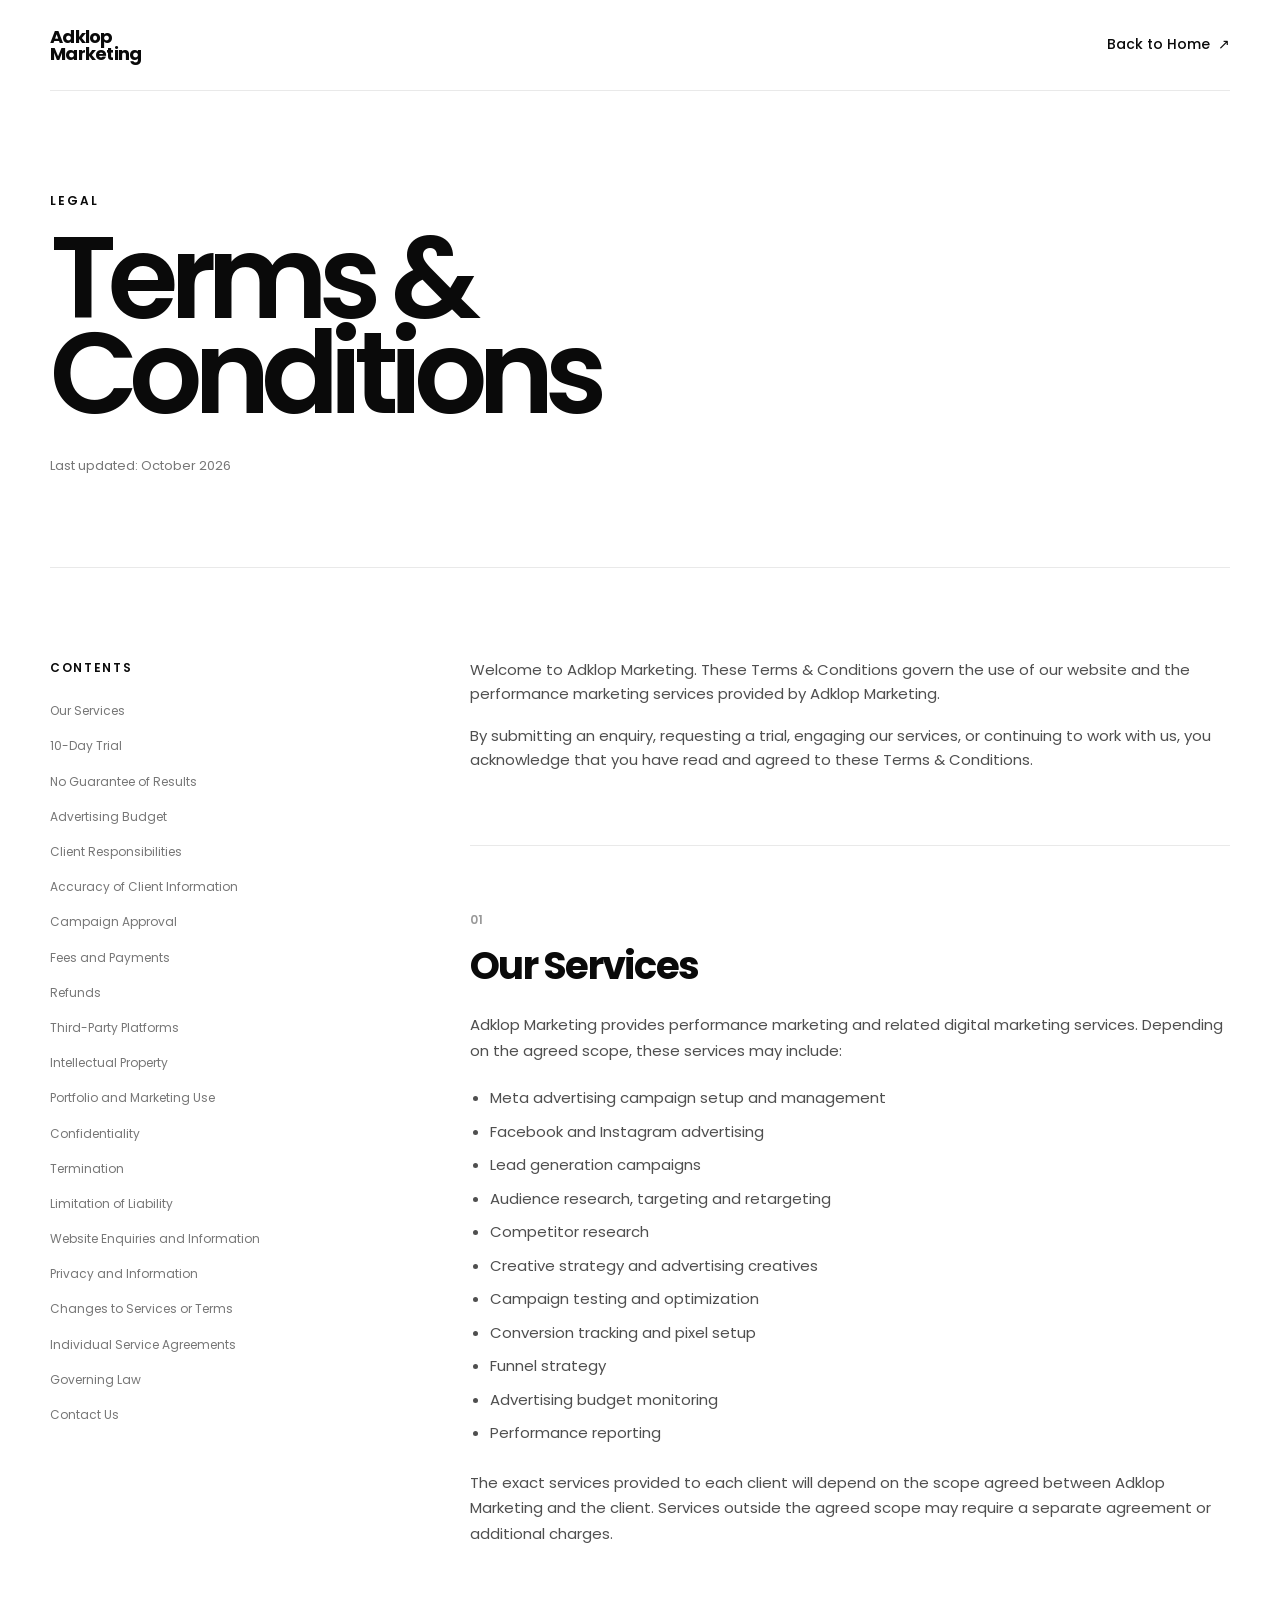
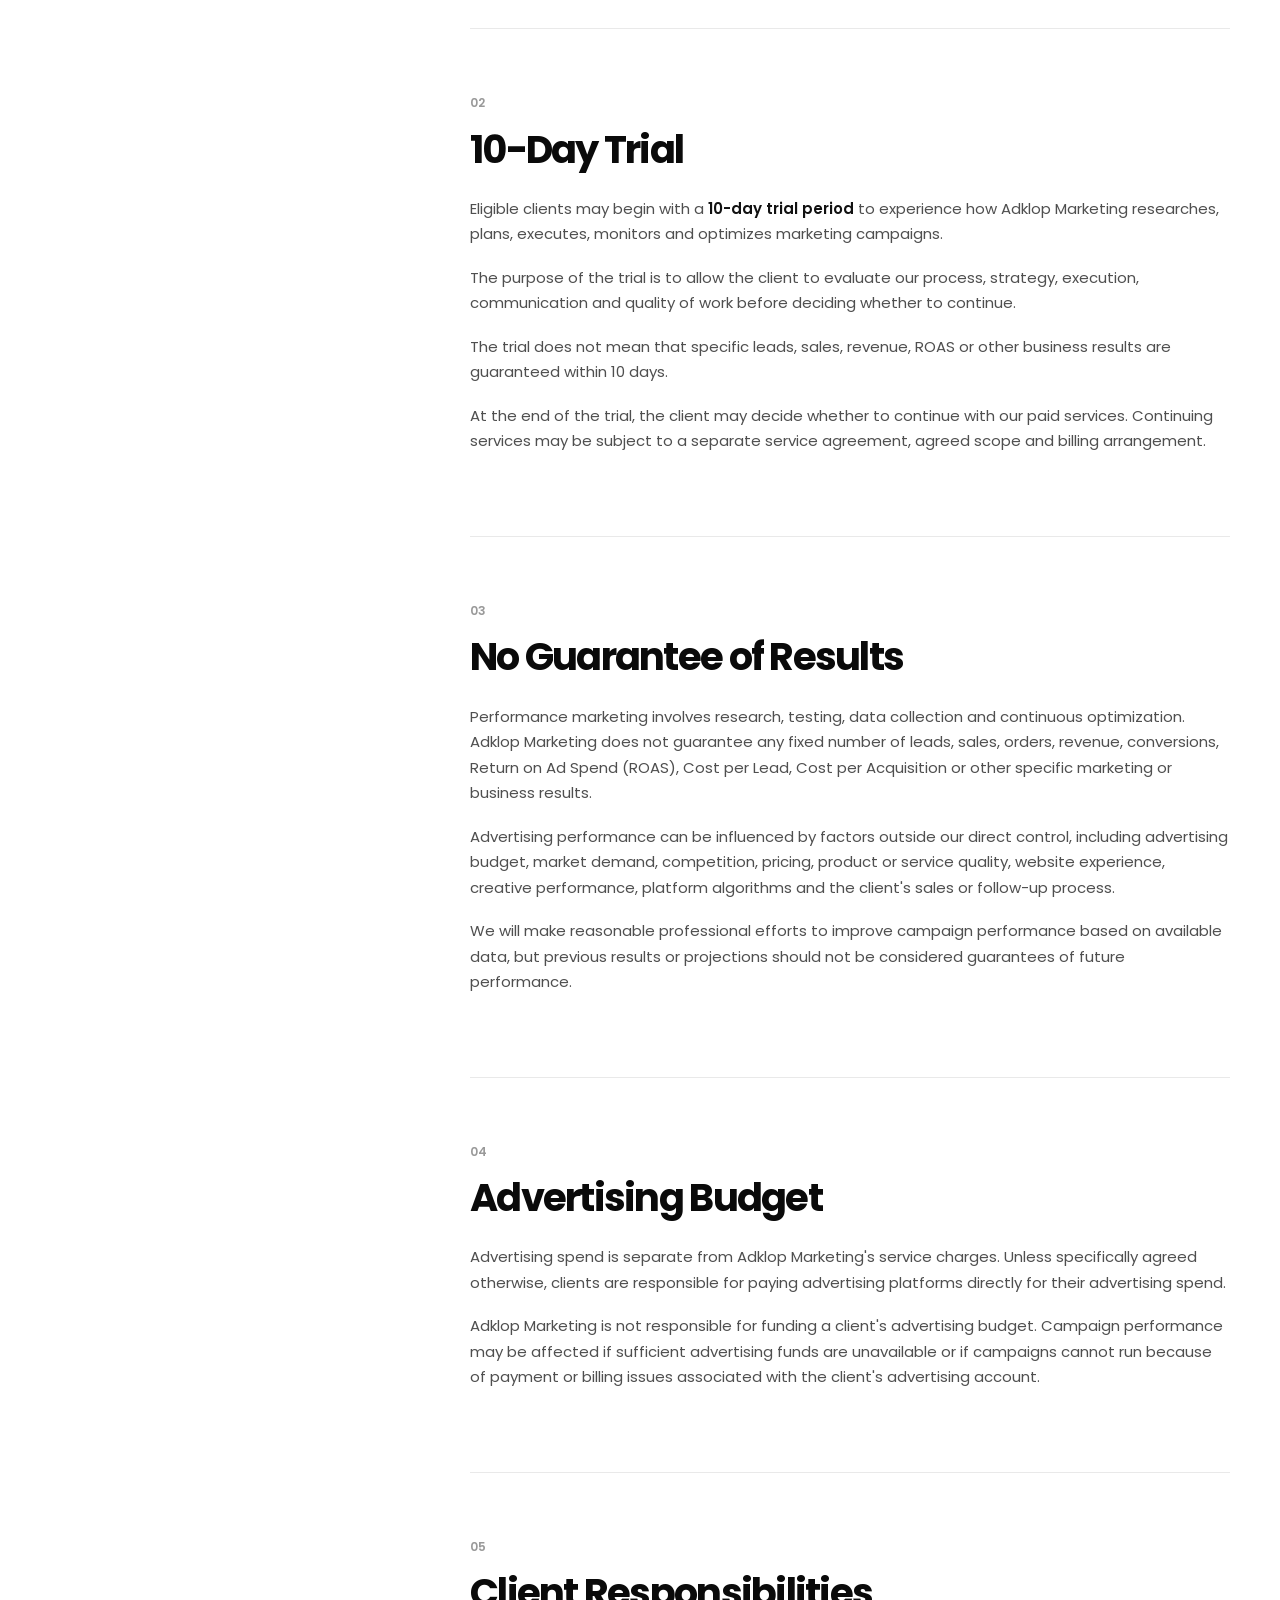
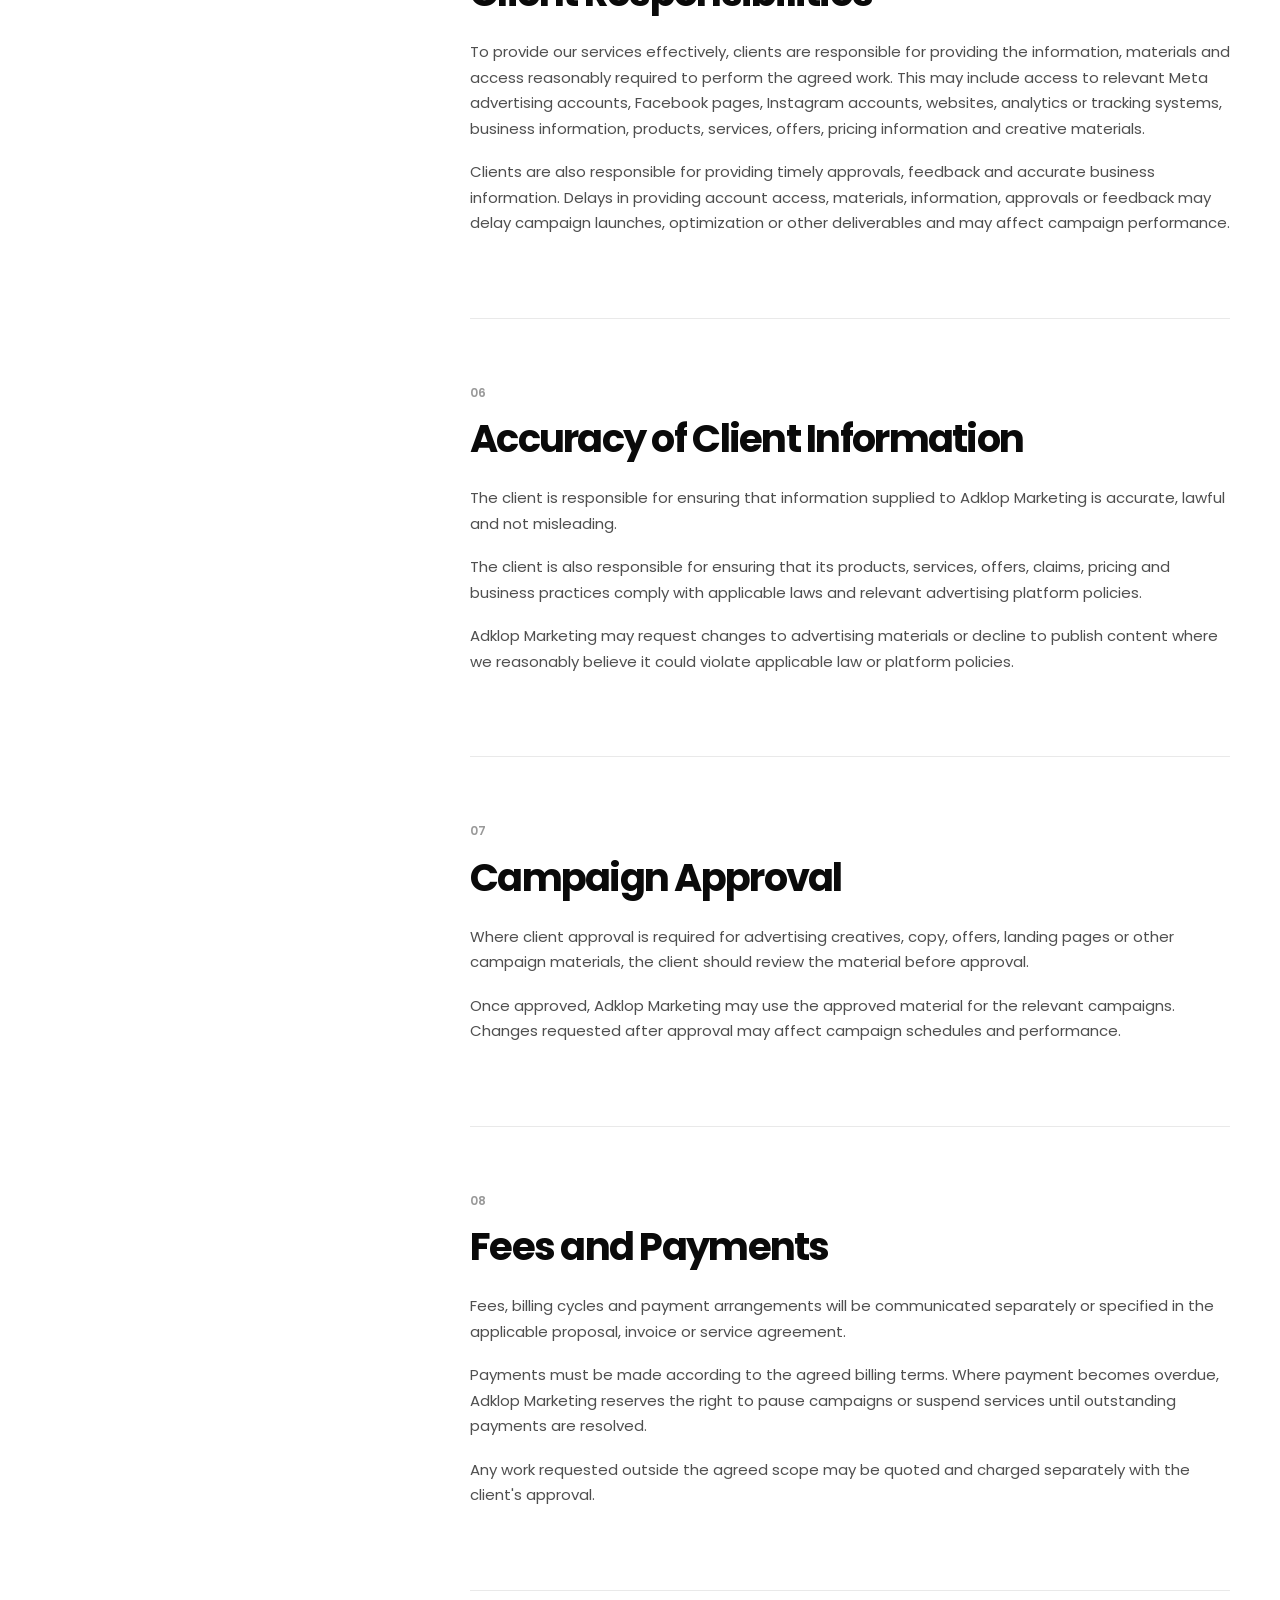
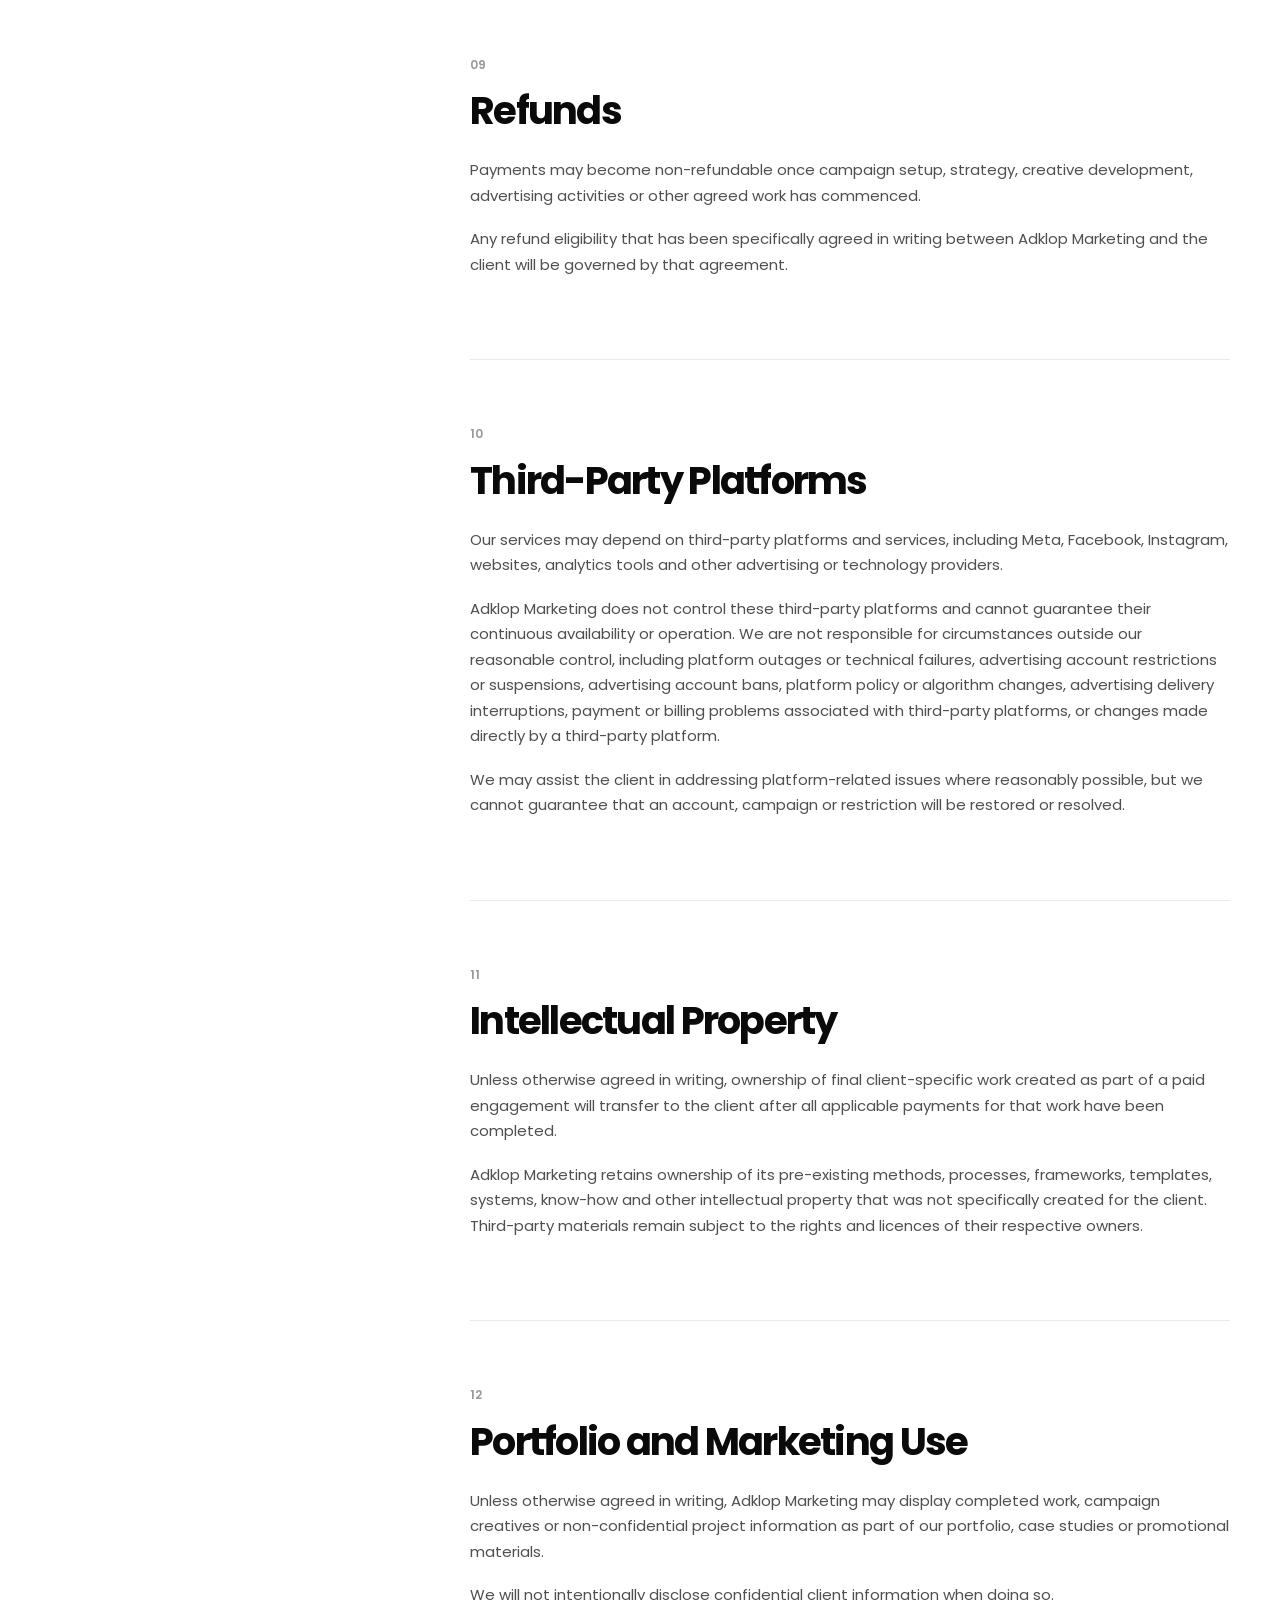
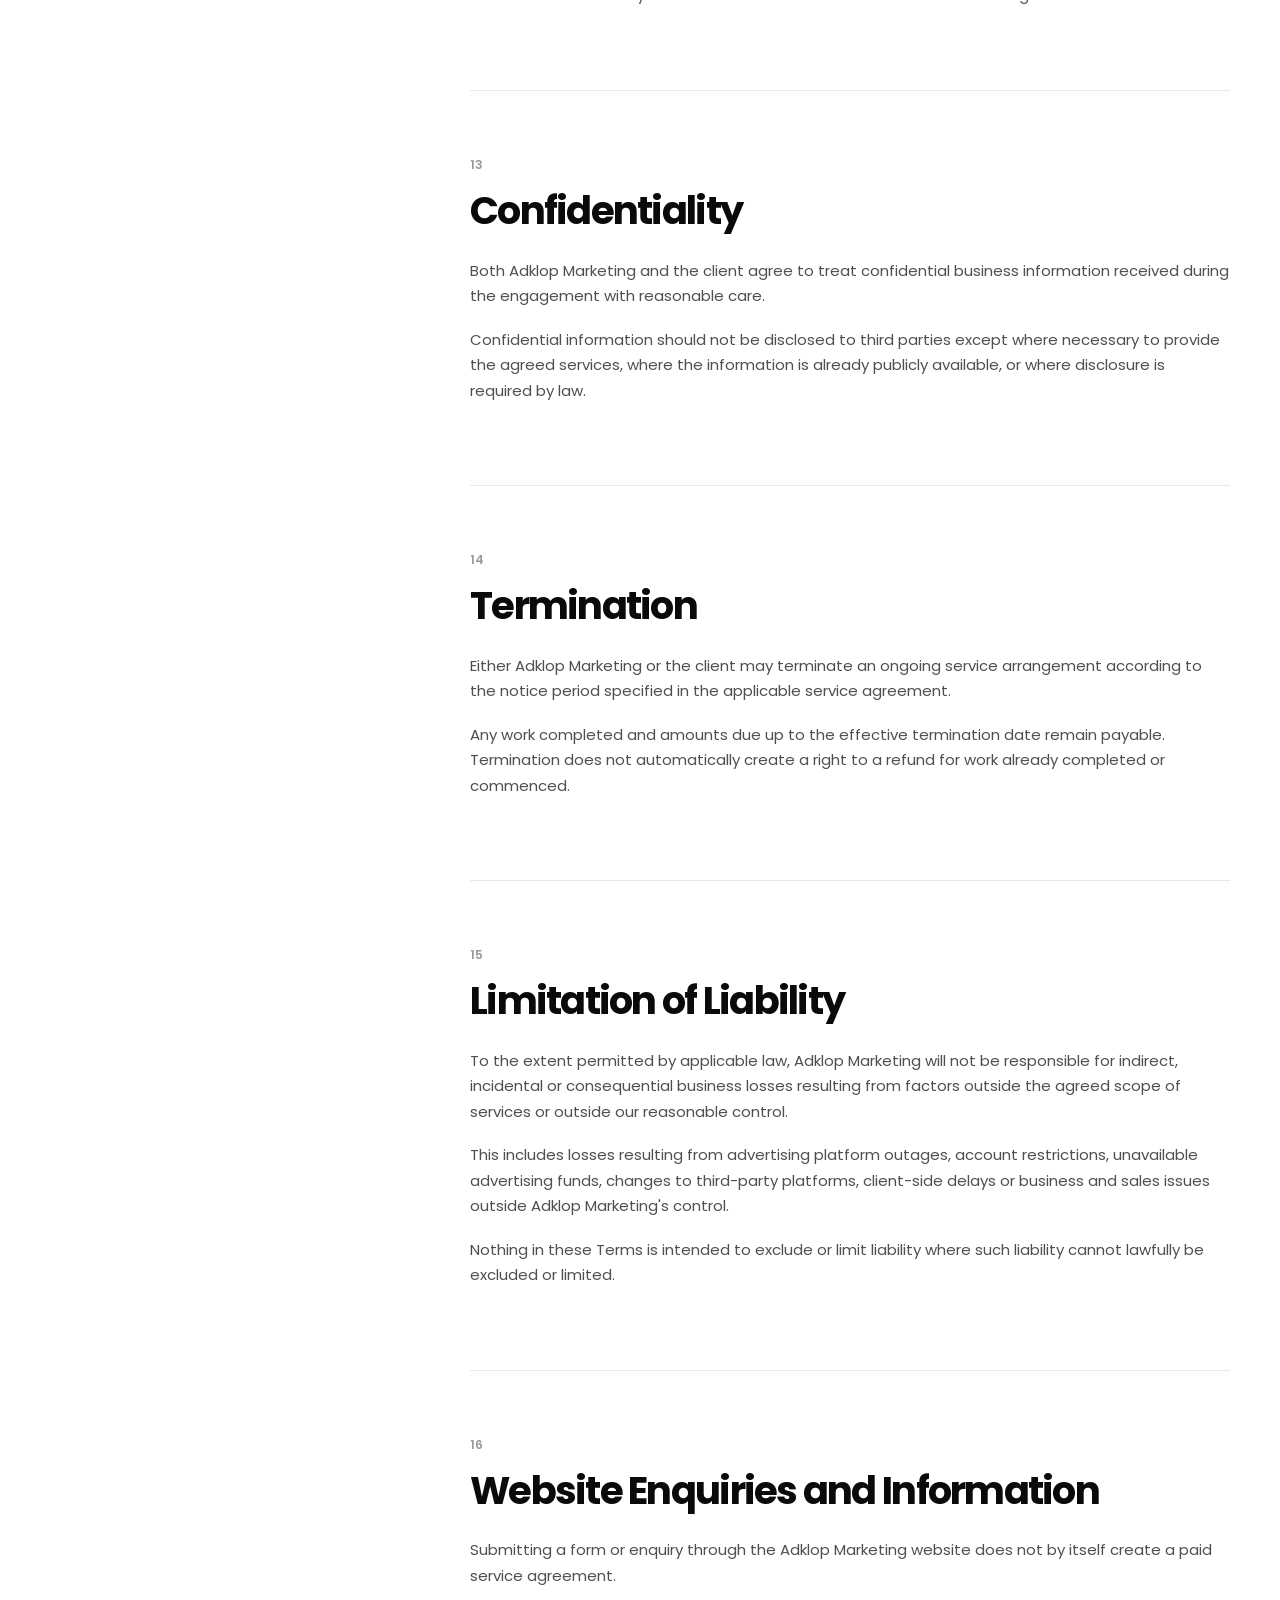
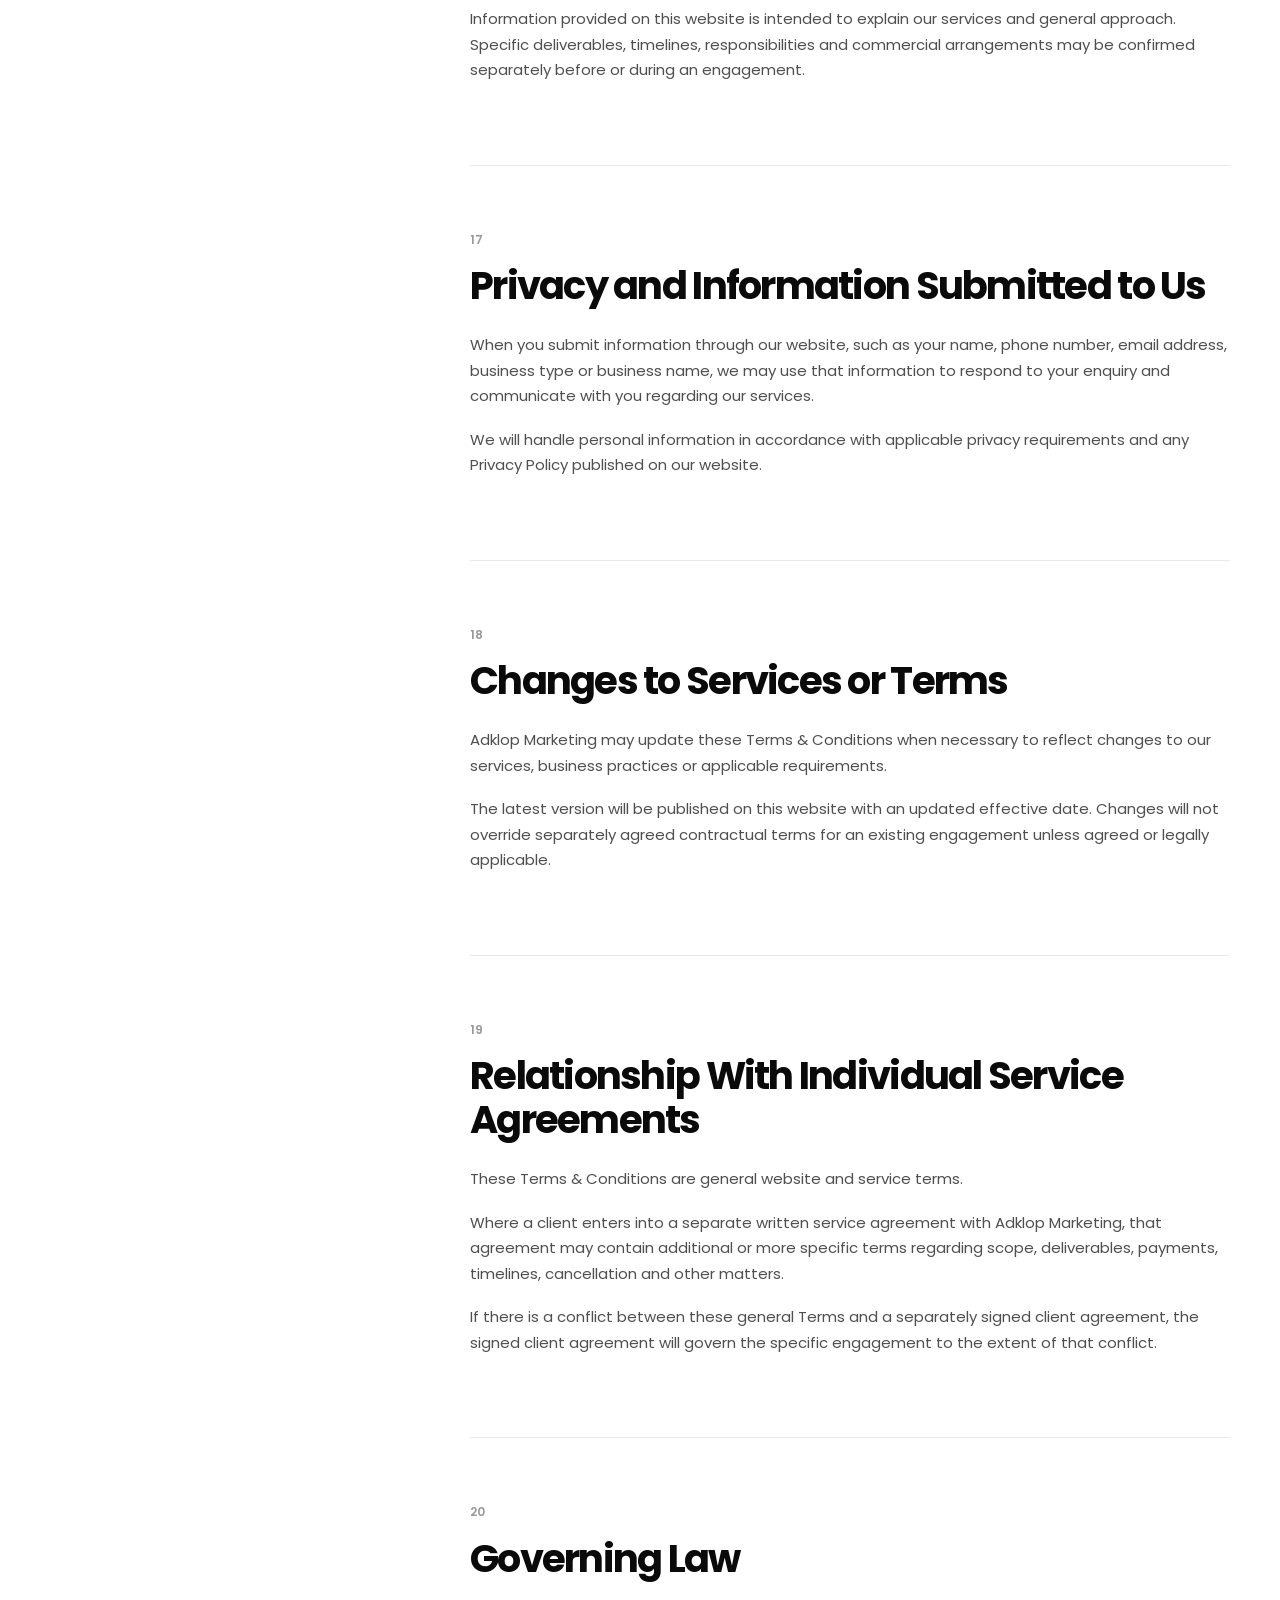
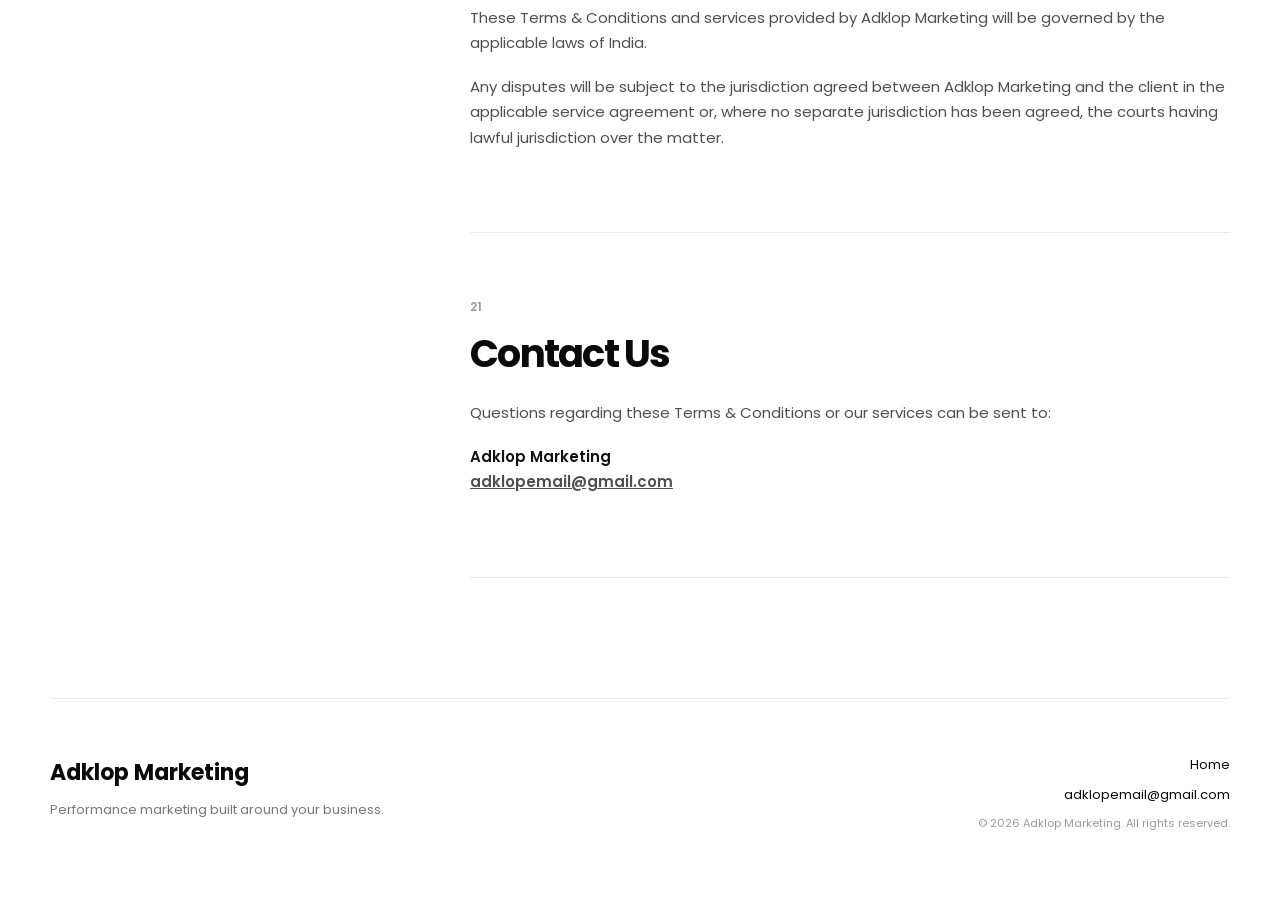
<file: terms.html>
<!doctype html>
<html lang="en">

<head>
  <meta charset="utf-8">
  <meta name="viewport" content="width=device-width, initial-scale=1">
  <title>Terms & Conditions | Adklop Marketing</title>
  <meta name="description" content="Terms and Conditions for Adklop Marketing performance marketing services.">
  <link rel="preconnect" href="https://fonts.googleapis.com">
  <link rel="preconnect" href="https://fonts.gstatic.com" crossorigin>
  <link rel="icon" type="image/png" href="assets/favicon.png">
  <link href="https://fonts.googleapis.com/css2?family=Poppins:wght@300;400;500;600;700&display=swap" rel="stylesheet">
  <link rel="stylesheet" href="terms.css">
</head>

<body>
  <header class="terms-nav">
    <a class="terms-brand" href="index.html" aria-label="Adklop Marketing home">
      Adklop<br>Marketing
    </a>
    <a class="back-home" href="index.html">Back to Home <span aria-hidden="true">↗</span></a>
  </header>

  <main>
    <section class="terms-hero">
      <p class="eyebrow">LEGAL</p>
      <h1>Terms &amp;<br>Conditions</h1>
      <p class="updated">Last updated: October 2026</p>
    </section>

    <div class="terms-layout">
      <aside class="terms-index" aria-label="Terms sections">
        <p>Contents</p>
        <ol>
          <li><a href="#services">Our Services</a></li>
          <li><a href="#trial">10-Day Trial</a></li>
          <li><a href="#results">No Guarantee of Results</a></li>
          <li><a href="#budget">Advertising Budget</a></li>
          <li><a href="#responsibilities">Client Responsibilities</a></li>
          <li><a href="#accuracy">Accuracy of Client Information</a></li>
          <li><a href="#approval">Campaign Approval</a></li>
          <li><a href="#payments">Fees and Payments</a></li>
          <li><a href="#refunds">Refunds</a></li>
          <li><a href="#platforms">Third-Party Platforms</a></li>
          <li><a href="#ip">Intellectual Property</a></li>
          <li><a href="#portfolio">Portfolio and Marketing Use</a></li>
          <li><a href="#confidentiality">Confidentiality</a></li>
          <li><a href="#termination">Termination</a></li>
          <li><a href="#liability">Limitation of Liability</a></li>
          <li><a href="#enquiries">Website Enquiries and Information</a></li>
          <li><a href="#privacy">Privacy and Information</a></li>
          <li><a href="#changes">Changes to Services or Terms</a></li>
          <li><a href="#agreements">Individual Service Agreements</a></li>
          <li><a href="#law">Governing Law</a></li>
          <li><a href="#contact">Contact Us</a></li>
        </ol>
      </aside>

      <article class="terms-content">
        <div class="intro">
          <p>Welcome to Adklop Marketing. These Terms &amp; Conditions govern the use of our website and the performance
            marketing services provided by Adklop Marketing.</p>
          <p>By submitting an enquiry, requesting a trial, engaging our services, or continuing to work with us, you
            acknowledge that you have read and agreed to these Terms &amp; Conditions.</p>
        </div>

        <section id="services"><span>01</span>
          <h2>Our Services</h2>
          <p>Adklop Marketing provides performance marketing and related digital marketing services. Depending on the
            agreed scope, these services may include:</p>
          <ul>
            <li>Meta advertising campaign setup and management</li>
            <li>Facebook and Instagram advertising</li>
            <li>Lead generation campaigns</li>
            <li>Audience research, targeting and retargeting</li>
            <li>Competitor research</li>
            <li>Creative strategy and advertising creatives</li>
            <li>Campaign testing and optimization</li>
            <li>Conversion tracking and pixel setup</li>
            <li>Funnel strategy</li>
            <li>Advertising budget monitoring</li>
            <li>Performance reporting</li>
          </ul>
          <p>The exact services provided to each client will depend on the scope agreed between Adklop Marketing and the
            client. Services outside the agreed scope may require a separate agreement or additional charges.</p>
        </section>

        <section id="trial"><span>02</span>
          <h2>10-Day Trial</h2>
          <p>Eligible clients may begin with a <strong>10-day trial period</strong> to experience how Adklop Marketing
            researches, plans, executes, monitors and optimizes marketing campaigns.</p>
          <p>The purpose of the trial is to allow the client to evaluate our process, strategy, execution, communication
            and quality of work before deciding whether to continue.</p>
          <p>The trial does not mean that specific leads, sales, revenue, ROAS or other business results are guaranteed
            within 10 days.</p>
          <p>At the end of the trial, the client may decide whether to continue with our paid services. Continuing
            services may be subject to a separate service agreement, agreed scope and billing arrangement.</p>
        </section>

        <section id="results"><span>03</span>
          <h2>No Guarantee of Results</h2>
          <p>Performance marketing involves research, testing, data collection and continuous optimization. Adklop
            Marketing does not guarantee any fixed number of leads, sales, orders, revenue, conversions, Return on Ad
            Spend (ROAS), Cost per Lead, Cost per Acquisition or other specific marketing or business results.</p>
          <p>Advertising performance can be influenced by factors outside our direct control, including advertising
            budget, market demand, competition, pricing, product or service quality, website experience, creative
            performance, platform algorithms and the client's sales or follow-up process.</p>
          <p>We will make reasonable professional efforts to improve campaign performance based on available data, but
            previous results or projections should not be considered guarantees of future performance.</p>
        </section>

        <section id="budget"><span>04</span>
          <h2>Advertising Budget</h2>
          <p>Advertising spend is separate from Adklop Marketing's service charges. Unless specifically agreed
            otherwise, clients are responsible for paying advertising platforms directly for their advertising spend.
          </p>
          <p>Adklop Marketing is not responsible for funding a client's advertising budget. Campaign performance may be
            affected if sufficient advertising funds are unavailable or if campaigns cannot run because of payment or
            billing issues associated with the client's advertising account.</p>
        </section>

        <section id="responsibilities"><span>05</span>
          <h2>Client Responsibilities</h2>
          <p>To provide our services effectively, clients are responsible for providing the information, materials and
            access reasonably required to perform the agreed work. This may include access to relevant Meta advertising
            accounts, Facebook pages, Instagram accounts, websites, analytics or tracking systems, business information,
            products, services, offers, pricing information and creative materials.</p>
          <p>Clients are also responsible for providing timely approvals, feedback and accurate business information.
            Delays in providing account access, materials, information, approvals or feedback may delay campaign
            launches, optimization or other deliverables and may affect campaign performance.</p>
        </section>

        <section id="accuracy"><span>06</span>
          <h2>Accuracy of Client Information</h2>
          <p>The client is responsible for ensuring that information supplied to Adklop Marketing is accurate, lawful
            and not misleading.</p>
          <p>The client is also responsible for ensuring that its products, services, offers, claims, pricing and
            business practices comply with applicable laws and relevant advertising platform policies.</p>
          <p>Adklop Marketing may request changes to advertising materials or decline to publish content where we
            reasonably believe it could violate applicable law or platform policies.</p>
        </section>

        <section id="approval"><span>07</span>
          <h2>Campaign Approval</h2>
          <p>Where client approval is required for advertising creatives, copy, offers, landing pages or other campaign
            materials, the client should review the material before approval.</p>
          <p>Once approved, Adklop Marketing may use the approved material for the relevant campaigns. Changes requested
            after approval may affect campaign schedules and performance.</p>
        </section>

        <section id="payments"><span>08</span>
          <h2>Fees and Payments</h2>
          <p>Fees, billing cycles and payment arrangements will be communicated separately or specified in the
            applicable proposal, invoice or service agreement.</p>
          <p>Payments must be made according to the agreed billing terms. Where payment becomes overdue, Adklop
            Marketing reserves the right to pause campaigns or suspend services until outstanding payments are resolved.
          </p>
          <p>Any work requested outside the agreed scope may be quoted and charged separately with the client's
            approval.</p>
        </section>

        <section id="refunds"><span>09</span>
          <h2>Refunds</h2>
          <p>Payments may become non-refundable once campaign setup, strategy, creative development, advertising
            activities or other agreed work has commenced.</p>
          <p>Any refund eligibility that has been specifically agreed in writing between Adklop Marketing and the client
            will be governed by that agreement.</p>
        </section>

        <section id="platforms"><span>10</span>
          <h2>Third-Party Platforms</h2>
          <p>Our services may depend on third-party platforms and services, including Meta, Facebook, Instagram,
            websites, analytics tools and other advertising or technology providers.</p>
          <p>Adklop Marketing does not control these third-party platforms and cannot guarantee their continuous
            availability or operation. We are not responsible for circumstances outside our reasonable control,
            including platform outages or technical failures, advertising account restrictions or suspensions,
            advertising account bans, platform policy or algorithm changes, advertising delivery interruptions, payment
            or billing problems associated with third-party platforms, or changes made directly by a third-party
            platform.</p>
          <p>We may assist the client in addressing platform-related issues where reasonably possible, but we cannot
            guarantee that an account, campaign or restriction will be restored or resolved.</p>
        </section>

        <section id="ip"><span>11</span>
          <h2>Intellectual Property</h2>
          <p>Unless otherwise agreed in writing, ownership of final client-specific work created as part of a paid
            engagement will transfer to the client after all applicable payments for that work have been completed.</p>
          <p>Adklop Marketing retains ownership of its pre-existing methods, processes, frameworks, templates, systems,
            know-how and other intellectual property that was not specifically created for the client. Third-party
            materials remain subject to the rights and licences of their respective owners.</p>
        </section>

        <section id="portfolio"><span>12</span>
          <h2>Portfolio and Marketing Use</h2>
          <p>Unless otherwise agreed in writing, Adklop Marketing may display completed work, campaign creatives or
            non-confidential project information as part of our portfolio, case studies or promotional materials.</p>
          <p>We will not intentionally disclose confidential client information when doing so.</p>
        </section>

        <section id="confidentiality"><span>13</span>
          <h2>Confidentiality</h2>
          <p>Both Adklop Marketing and the client agree to treat confidential business information received during the
            engagement with reasonable care.</p>
          <p>Confidential information should not be disclosed to third parties except where necessary to provide the
            agreed services, where the information is already publicly available, or where disclosure is required by
            law.</p>
        </section>

        <section id="termination"><span>14</span>
          <h2>Termination</h2>
          <p>Either Adklop Marketing or the client may terminate an ongoing service arrangement according to the notice
            period specified in the applicable service agreement.</p>
          <p>Any work completed and amounts due up to the effective termination date remain payable. Termination does
            not automatically create a right to a refund for work already completed or commenced.</p>
        </section>

        <section id="liability"><span>15</span>
          <h2>Limitation of Liability</h2>
          <p>To the extent permitted by applicable law, Adklop Marketing will not be responsible for indirect,
            incidental or consequential business losses resulting from factors outside the agreed scope of services or
            outside our reasonable control.</p>
          <p>This includes losses resulting from advertising platform outages, account restrictions, unavailable
            advertising funds, changes to third-party platforms, client-side delays or business and sales issues outside
            Adklop Marketing's control.</p>
          <p>Nothing in these Terms is intended to exclude or limit liability where such liability cannot lawfully be
            excluded or limited.</p>
        </section>

        <section id="enquiries"><span>16</span>
          <h2>Website Enquiries and Information</h2>
          <p>Submitting a form or enquiry through the Adklop Marketing website does not by itself create a paid service
            agreement.</p>
          <p>Information provided on this website is intended to explain our services and general approach. Specific
            deliverables, timelines, responsibilities and commercial arrangements may be confirmed separately before or
            during an engagement.</p>
        </section>

        <section id="privacy"><span>17</span>
          <h2>Privacy and Information Submitted to Us</h2>
          <p>When you submit information through our website, such as your name, phone number, email address, business
            type or business name, we may use that information to respond to your enquiry and communicate with you
            regarding our services.</p>
          <p>We will handle personal information in accordance with applicable privacy requirements and any Privacy
            Policy published on our website.</p>
        </section>

        <section id="changes"><span>18</span>
          <h2>Changes to Services or Terms</h2>
          <p>Adklop Marketing may update these Terms &amp; Conditions when necessary to reflect changes to our services,
            business practices or applicable requirements.</p>
          <p>The latest version will be published on this website with an updated effective date. Changes will not
            override separately agreed contractual terms for an existing engagement unless agreed or legally applicable.
          </p>
        </section>

        <section id="agreements"><span>19</span>
          <h2>Relationship With Individual Service Agreements</h2>
          <p>These Terms &amp; Conditions are general website and service terms.</p>
          <p>Where a client enters into a separate written service agreement with Adklop Marketing, that agreement may
            contain additional or more specific terms regarding scope, deliverables, payments, timelines, cancellation
            and other matters.</p>
          <p>If there is a conflict between these general Terms and a separately signed client agreement, the signed
            client agreement will govern the specific engagement to the extent of that conflict.</p>
        </section>

        <section id="law"><span>20</span>
          <h2>Governing Law</h2>
          <p>These Terms &amp; Conditions and services provided by Adklop Marketing will be governed by the applicable
            laws of India.</p>
          <p>Any disputes will be subject to the jurisdiction agreed between Adklop Marketing and the client in the
            applicable service agreement or, where no separate jurisdiction has been agreed, the courts having lawful
            jurisdiction over the matter.</p>
        </section>

        <section id="contact"><span>21</span>
          <h2>Contact Us</h2>
          <p>Questions regarding these Terms &amp; Conditions or our services can be sent to:</p>
          <p><strong>Adklop Marketing</strong><br>
            <a href="mailto:adklopemail@gmail.com">adklopemail@gmail.com</a>
          </p>
        </section>
      </article>
    </div>
  </main>

  <footer class="terms-footer">
    <div>
      <strong>Adklop Marketing</strong>
      <p>Performance marketing built around your business.</p>
    </div>
    <div>
      <a href="index.html">Home</a>
      <a href="mailto:adklopemail@gmail.com">adklopemail@gmail.com</a>
      <small>© 2026 Adklop Marketing. All rights reserved.</small>
    </div>
  </footer>
</body>

</html>
</file>
<file: terms.css>
*{box-sizing:border-box}html{scroll-behavior:smooth;scroll-padding-top:32px}body{margin:0;background:#fff;color:#0a0a0a;font-family:"Poppins",sans-serif;line-height:1.7}a{color:inherit}.terms-nav{width:min(1180px,calc(100% - 48px));margin:auto;padding:28px 0;display:flex;align-items:center;justify-content:space-between;border-bottom:1px solid #e9e9e9}.terms-brand{text-decoration:none;font-size:18px;font-weight:700;line-height:.95;letter-spacing:-.04em}.back-home{text-decoration:none;font-size:14px;font-weight:500;display:flex;gap:8px;align-items:center}.terms-hero{width:min(1180px,calc(100% - 48px));margin:auto;padding:100px 0 90px;border-bottom:1px solid #e9e9e9}.eyebrow{margin:0 0 18px;font-size:12px;font-weight:600;letter-spacing:.16em}.terms-hero h1{margin:0;font-size:clamp(4rem,9vw,8.5rem);font-weight:600;line-height:.83;letter-spacing:-.075em}.updated{margin:34px 0 0;color:#777;font-size:13px}.terms-layout{width:min(1180px,calc(100% - 48px));margin:auto;display:grid;grid-template-columns:260px minmax(0,760px);justify-content:space-between;gap:80px;padding:90px 0 120px}.terms-index{position:sticky;top:30px;align-self:start;max-height:calc(100vh - 60px);overflow:auto;padding-right:18px}.terms-index>p{margin:0 0 18px;font-size:12px;font-weight:600;text-transform:uppercase;letter-spacing:.14em}.terms-index ol{margin:0;padding:0;list-style:none}.terms-index li{margin:0 0 8px}.terms-index a{text-decoration:none;color:#777;font-size:12px;line-height:1.4;transition:color .2s}.terms-index a:hover{color:#000}.terms-content{min-width:0}.intro{padding-bottom:55px;border-bottom:1px solid #e9e9e9}.intro p{font-size:clamp(1.15rem,2vw,1.45rem);line-height:1.6;color:#333}.terms-content section{position:relative;padding:64px 0;border-bottom:1px solid #e9e9e9}.terms-content section>span{display:block;margin-bottom:14px;color:#999;font-size:12px;font-weight:600}.terms-content h2{margin:0 0 24px;font-size:clamp(1.8rem,3vw,2.65rem);line-height:1.15;letter-spacing:-.045em}.terms-content p,.terms-content li{font-size:15px;color:#4f4f4f}.terms-content p{margin:0 0 18px}.terms-content ul{margin:22px 0 24px;padding-left:20px}.terms-content li{margin-bottom:8px}.terms-content strong{color:#111;font-weight:600}.terms-content section a{font-weight:600}.terms-footer{border-top:1px solid #e9e9e9;width:min(1180px,calc(100% - 48px));margin:auto;padding:55px 0 70px;display:grid;grid-template-columns:1fr 1fr;gap:40px}.terms-footer strong{font-size:22px}.terms-footer p{margin:8px 0 0;color:#777;font-size:13px}.terms-footer>div:last-child{display:flex;flex-direction:column;align-items:flex-end;gap:8px}.terms-footer a{font-size:13px;text-decoration:none}.terms-footer small{color:#999;font-size:11px}

@media(max-width:850px){.terms-hero{padding:72px 0 64px}.terms-layout{grid-template-columns:1fr;gap:0;padding-top:54px}.terms-index{display:none}.terms-content{max-width:720px}.terms-content section{padding:52px 0}}

@media(max-width:600px){.terms-nav,.terms-hero,.terms-layout,.terms-footer{width:calc(100% - 36px)}.terms-nav{padding:20px 0}.terms-brand{font-size:16px}.back-home{font-size:12px}.terms-hero{padding:58px 0 52px}.terms-hero h1{font-size:clamp(3.5rem,19vw,5.3rem);line-height:.88}.updated{margin-top:25px}.terms-layout{padding:32px 0 75px}.intro{padding-bottom:36px}.intro p{font-size:16px}.terms-content section{padding:42px 0}.terms-content h2{font-size:27px;margin-bottom:20px}.terms-content p,.terms-content li{font-size:14px;line-height:1.75}.terms-content ul{padding-left:18px}.terms-footer{grid-template-columns:1fr;padding:40px 0 50px;gap:26px}.terms-footer>div:last-child{align-items:flex-start}.terms-footer strong{font-size:19px}}
</file>
